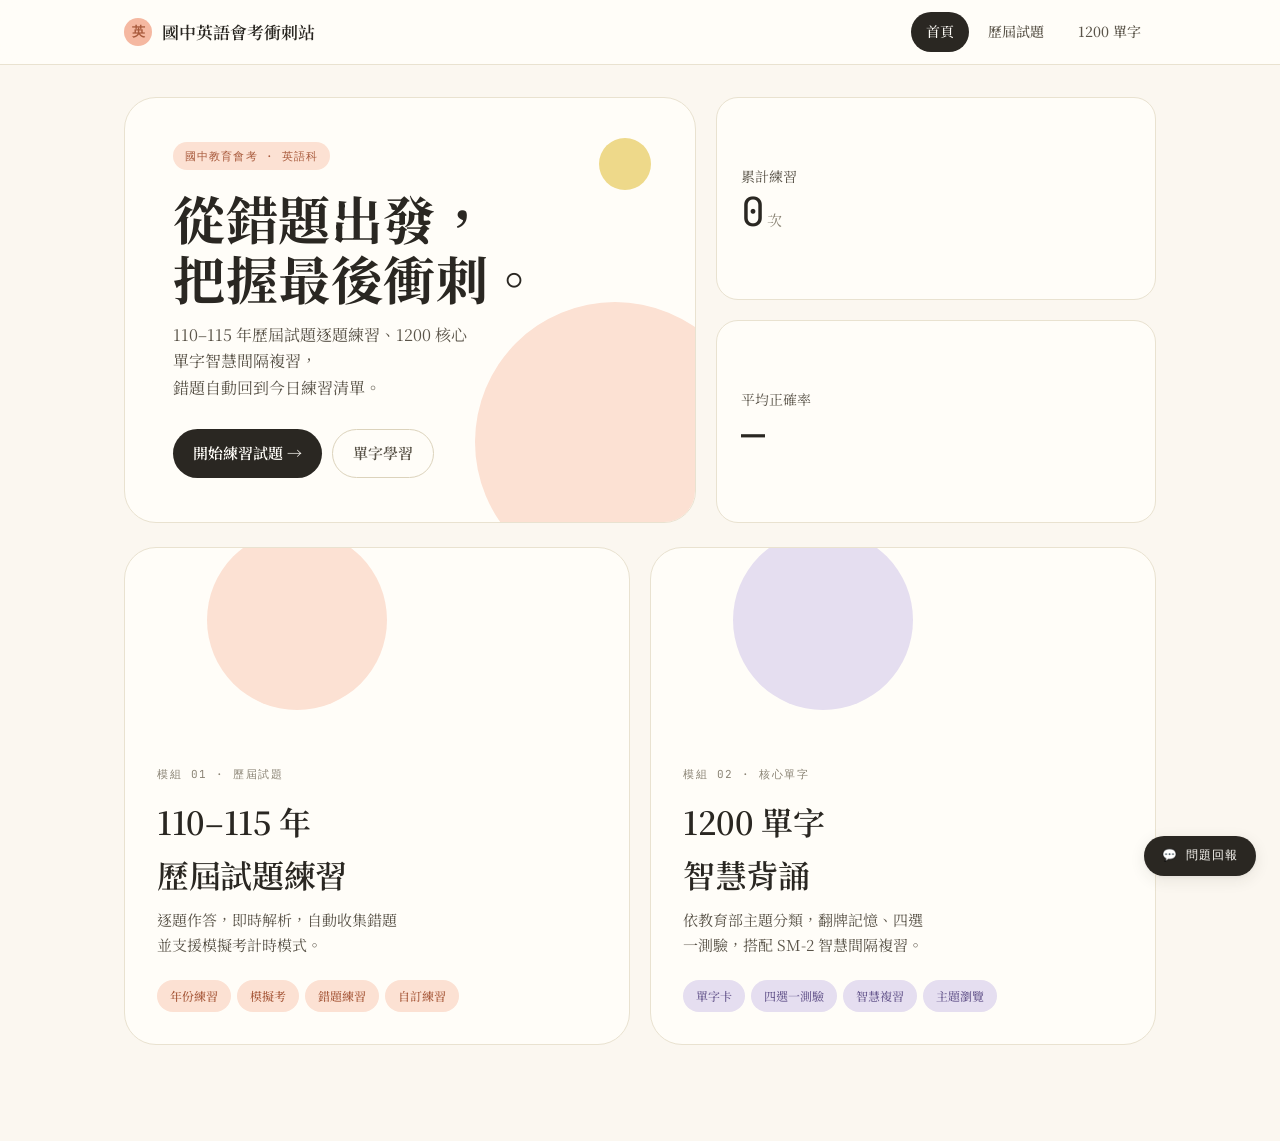
<file: index.html>
<!DOCTYPE html>
<html lang="zh-TW">
<head>
  <meta charset="UTF-8">
  <meta name="viewport" content="width=device-width, initial-scale=1.0">
  <title>國中英語會考衝刺站</title>
  <link rel="stylesheet" href="css/style.css">
</head>
<body>

<header class="site-header">
  <div class="header-inner">
    <a href="index.html" class="site-title">
      <span class="site-title-dot">英</span>
      <span class="zh">國中英語會考衝刺站</span>
    </a>
    <nav class="nav-links">
      <a href="index.html" class="nav-link active zh">首頁</a>
      <a href="exam.html"  class="nav-link zh">歷屆試題</a>
      <a href="vocab.html" class="nav-link zh">1200 單字</a>
    </nav>
  </div>
</header>

<main class="page">

  <!-- ── Hero ── -->
  <section class="hero-section">
    <!-- Left: headline + CTA -->
    <div class="hero-card">
      <div class="shape-circle"></div>
      <div class="shape-dot"></div>
      <span class="hero-label">國中教育會考 · 英語科</span>
      <h1 class="hero-title zh">從錯題出發，<br>把握最後衝刺。</h1>
      <p class="hero-subtitle zh">
        110–115 年歷屆試題逐題練習、1200 核心單字智慧間隔複習，<br>
        錯題自動回到今日練習清單。
      </p>
      <div class="hero-cta">
        <a href="exam.html" class="btn btn-ink zh">開始練習試題 →</a>
        <a href="vocab.html" class="btn btn-ghost zh">單字學習</a>
      </div>
    </div>

    <!-- Right: stat cards -->
    <div class="hero-stats">
      <div class="stat-card">
        <div>
          <div class="stat-label zh">累計練習</div>
          <div class="stat-num" id="statExams">0<span class="stat-unit zh">次</span></div>
        </div>
        <svg width="72" height="32" id="sparkExam" viewBox="0 0 72 32"></svg>
      </div>
      <div class="stat-card">
        <div>
          <div class="stat-label zh">平均正確率</div>
          <div class="stat-num" id="statAvg">—</div>
        </div>
        <svg width="72" height="32" id="sparkAcc" viewBox="0 0 72 32"></svg>
      </div>
    </div>
  </section>

  <!-- ── Module cards ── -->
  <div class="feature-grid">
    <a href="exam.html" class="feature-card feature-card-exam">
      <div class="feature-card-shape"></div>
      <span class="feature-tag">模組 01 · 歷屆試題</span>
      <h3 class="feature-title zh">110–115 年<br>歷屆試題練習</h3>
      <p class="feature-desc zh">逐題作答，即時解析，自動收集錯題並支援模擬考計時模式。</p>
      <div class="feature-tags">
        <span class="chip chip-primary zh">年份練習</span>
        <span class="chip chip-primary zh">模擬考</span>
        <span class="chip chip-primary zh">錯題練習</span>
        <span class="chip chip-primary zh">自訂練習</span>
      </div>
    </a>
    <a href="vocab.html" class="feature-card feature-card-vocab">
      <div class="feature-card-shape"></div>
      <span class="feature-tag">模組 02 · 核心單字</span>
      <h3 class="feature-title zh">1200 單字<br>智慧背誦</h3>
      <p class="feature-desc zh">依教育部主題分類，翻牌記憶、四選一測驗，搭配 SM-2 智慧間隔複習。</p>
      <div class="feature-tags">
        <span class="chip chip-warning zh">單字卡</span>
        <span class="chip chip-warning zh">四選一測驗</span>
        <span class="chip chip-warning zh">智慧複習</span>
        <span class="chip chip-warning zh">主題瀏覽</span>
      </div>
    </a>
  </div>

  <!-- ── Recent activity ── -->
  <div id="recentSection" style="display:none">
    <div class="recent-section-header">
      <span class="recent-section-title zh">最近練習 <span class="pill" id="recentPill">過去 7 日</span></span>
    </div>
    <div class="recent-list" id="recentList"></div>
  </div>

</main>

<a href="https://forms.gle/dDDjegTohgZJcJoW8" target="_blank" class="feedback-fab" title="回報問題 / 提供建議">💬 問題回報</a>

<script src="js/storage.js"></script>
<script>
  // Stats
  const stats = Storage.getStats();
  document.getElementById('statExams').innerHTML =
    stats.totalAttempted + '<span class="stat-unit zh">次</span>';
  document.getElementById('statAvg').textContent =
    stats.totalAttempted ? stats.avgScore + '%' : '—';

  // Mini sparkline helper
  function drawSparkline(svgId, data, color) {
    const svg = document.getElementById(svgId);
    if (!svg || !data || data.length < 2) return;
    const w = 72, h = 32, pad = 4;
    const max = Math.max(...data), min = Math.min(...data);
    const rng = max - min || 1;
    const step = (w - pad * 2) / (data.length - 1);
    const pts = data.map((v, i) => [
      pad + i * step,
      h - pad - ((v - min) / rng) * (h - pad * 2)
    ]);
    const d = pts.map((p, i) => (i === 0 ? `M${p[0]},${p[1]}` : `L${p[0]},${p[1]}`)).join(' ');
    const area = `${d} L${w - pad},${h - pad} L${pad},${h - pad} Z`;
    svg.innerHTML = `
      <path d="${area}" fill="${color}" opacity="0.2"/>
      <path d="${d}" stroke="${color}" stroke-width="2" fill="none" stroke-linecap="round" stroke-linejoin="round"/>`;
  }

  // Build sparklines from exam history
  const history = Storage.getExamHistory();
  const last12 = history.slice(-12).map(h => h.total || 10);
  const last12acc = history.slice(-12).map(h => Math.round(h.score / h.total * 100));
  if (last12.length >= 2) {
    drawSparkline('sparkExam', last12,   'var(--peach)');
    drawSparkline('sparkAcc',  last12acc, 'var(--mint-ink)');
  }

  // Recent list
  const recent = history.slice(0, 6);
  if (recent.length > 0) {
    document.getElementById('recentSection').style.display = '';
    const modeLabel = m => ({ mock:'模擬考', wrong:'錯題練習', custom:'自訂練習' }[m] || '年份練習');
    document.getElementById('recentList').innerHTML = recent.map(h => {
      const pct = Math.round(h.score / h.total * 100);
      const cls = pct >= 80 ? 'a' : pct >= 60 ? 'b' : 'c';
      return `<div class="recent-card">
        <span class="recent-date mono">${h.date}</span>
        <span class="recent-year zh">${h.year} 年 · ${modeLabel(h.mode)}</span>
        <span class="recent-score mono grade-${cls}">
          <span class="score-dot score-dot-${cls}"></span>${h.score}/${h.total} (${pct}%)
        </span>
        <span class="recent-arr mono">→</span>
      </div>`;
    }).join('');
  }
</script>
</body>
</html>
</file>
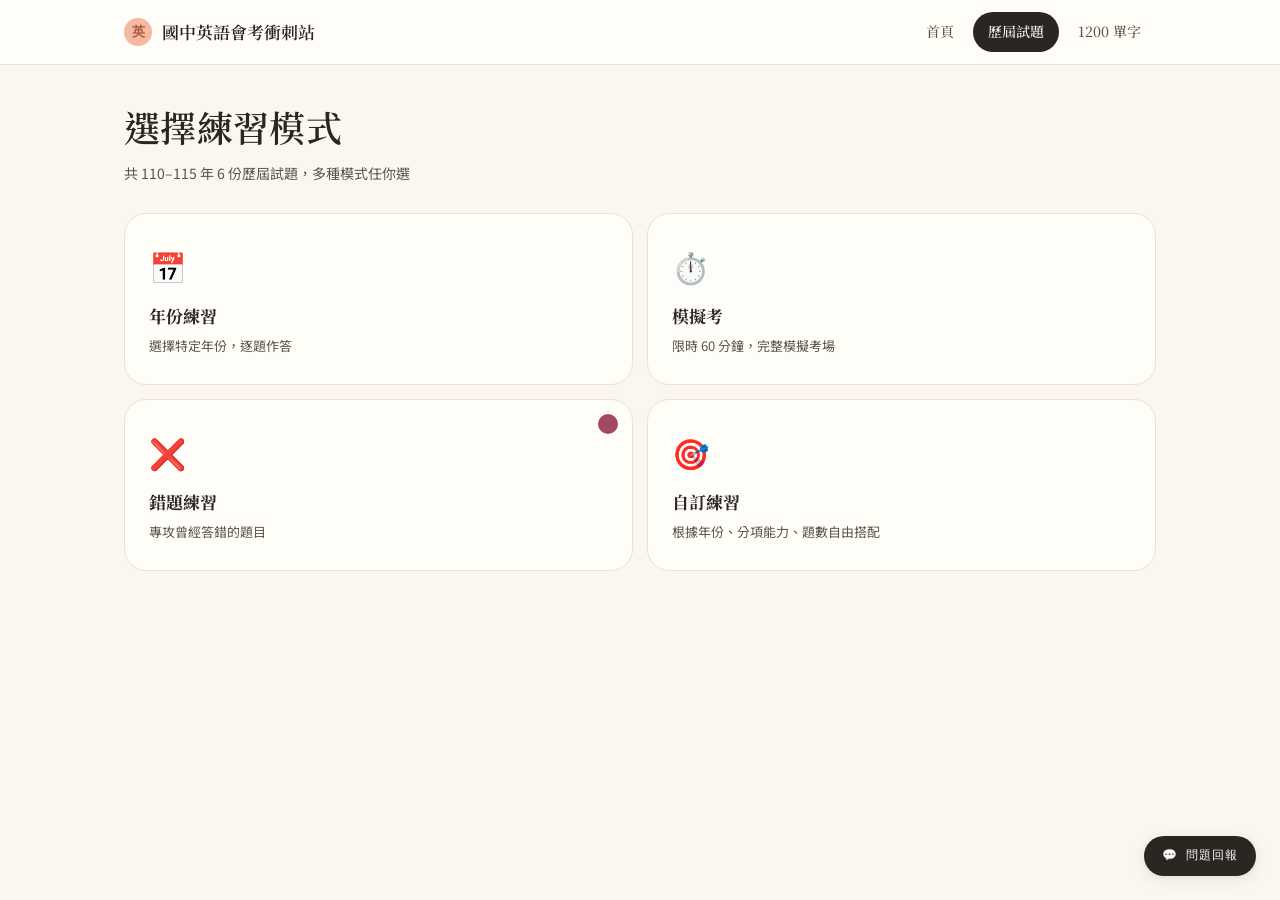
<file: exam.html>
<!DOCTYPE html>
<html lang="zh-TW">
<head>
  <meta charset="UTF-8">
  <meta name="viewport" content="width=device-width, initial-scale=1.0">
  <title>歷屆試題 - 國中英語會考衝刺站</title>
  <link rel="stylesheet" href="css/style.css">
</head>
<body>
<header class="site-header">
  <div class="header-inner">
    <a href="index.html" class="site-title">
      <span class="site-title-dot">英</span>
      <span class="zh">國中英語會考衝刺站</span>
    </a>
    <nav class="nav-links">
      <a href="index.html" class="nav-link zh">首頁</a>
      <a href="exam.html"  class="nav-link active zh">歷屆試題</a>
      <a href="vocab.html" class="nav-link zh">1200 單字</a>
    </nav>
  </div>
</header>

<main id="app" class="page">
  <!-- 選擇模式畫面 -->
  <div id="screenSelect">
    <h2 class="page-heading">選擇練習模式</h2>
    <p class="page-subhead">共 110–115 年 6 份歷屆試題，多種模式任你選</p>

    <div class="mode-grid">
      <div class="mode-card" onclick="showYearSelect('year')">
        <span class="mode-icon">📅</span>
        <div class="mode-title">年份練習</div>
        <div class="mode-desc">選擇特定年份，逐題作答</div>
      </div>
      <div class="mode-card" onclick="showYearSelect('mock')">
        <span class="mode-icon">⏱️</span>
        <div class="mode-title">模擬考</div>
        <div class="mode-desc">限時 60 分鐘，完整模擬考場</div>
      </div>
      <div class="mode-card" id="wrongModeCard" onclick="startWrongPractice()">
        <span class="mode-icon">❌</span>
        <div class="mode-title">錯題練習</div>
        <div class="mode-desc">專攻曾經答錯的題目</div>
        <span class="badge mode-badge" id="wrongCountBadge"></span>
      </div>
      <div class="mode-card" onclick="showCustomMode()">
        <span class="mode-icon">🎯</span>
        <div class="mode-title">自訂練習</div>
        <div class="mode-desc">根據年份、分項能力、題數自由搭配</div>
      </div>
    </div>

    <!-- 年份選擇 -->
    <div id="yearSelectPanel" style="display:none">
      <div class="sub-heading" id="yearSelectTitle">選擇年份</div>
      <div class="year-grid">
        <button class="year-card" onclick="startExam(110)">110年</button>
        <button class="year-card" onclick="startExam(111)">111年</button>
        <button class="year-card" onclick="startExam(112)">112年</button>
        <button class="year-card" onclick="startExam(113)">113年</button>
        <button class="year-card" onclick="startExam(114)">114年</button>
        <button class="year-card" onclick="startExam(115)">115年</button>
      </div>
    </div>

    <!-- 自訂模式 -->
    <div id="customPanel" style="display:none">
      <div class="sub-heading">自訂練習設定</div>
      <div class="custom-panel">
        <span class="form-label">選擇年份（可多選）</span>
        <div class="year-check-grid">
          <label><input type="checkbox" name="cy" value="110"> 110年</label>
          <label><input type="checkbox" name="cy" value="111"> 111年</label>
          <label><input type="checkbox" name="cy" value="112"> 112年</label>
          <label><input type="checkbox" name="cy" value="113"> 113年</label>
          <label><input type="checkbox" name="cy" value="114"> 114年</label>
          <label><input type="checkbox" name="cy" value="115"> 115年</label>
        </div>
        <span class="form-label">題型</span>
        <div class="type-check-grid">
          <label><input type="radio" name="qtype" value="all" checked> 全部</label>
          <label><input type="radio" name="qtype" value="single"> 單題</label>
          <label><input type="radio" name="qtype" value="passage"> 閱讀測驗</label>
        </div>
        <span class="form-label">分項能力（不勾選＝全部）</span>
        <div class="skill-check-grid">
          <label><input type="checkbox" name="cskill" value="字詞理解"> 字詞理解</label>
          <label><input type="checkbox" name="cskill" value="語法結構"> 語法結構</label>
          <label><input type="checkbox" name="cskill" value="篇章細節"> 篇章細節</label>
          <label><input type="checkbox" name="cskill" value="篇章結構"> 篇章結構</label>
          <label><input type="checkbox" name="cskill" value="文意推論"> 文意推論</label>
          <label><input type="checkbox" name="cskill" value="篇章大意"> 篇章大意</label>
        </div>
        <div class="form-row">
          <span class="form-label" style="margin:0">題數</span>
          <input type="number" id="customCount" class="form-input" min="5" max="100" value="20">
          <span style="font-size:13px;color:var(--text-2)">題</span>
          <button class="btn btn-primary" onclick="startCustomExam()">開始練習</button>
        </div>
      </div>
    </div>
  </div>

  <!-- 作答畫面 -->
  <div id="screenExam" style="display:none">
    <div class="exam-topbar">
      <span class="exam-label" id="examLabel"></span>
      <span class="exam-counter" id="examCounter"></span>
      <div class="exam-timer" id="examTimer" style="display:none">⏱️ <span id="timerDisplay">60:00</span></div>
      <button class="btn btn-ghost btn-sm" onclick="exitExam()">離開</button>
    </div>
    <div class="progress-track"><div class="progress-fill" id="progressBar"></div></div>

    <div class="q-nav-bar" id="qNavBar"></div>

    <div class="exam-body" id="examBody">
      <div class="exam-passage-col" id="passageCol" style="display:none">
        <div id="passageBox" class="passage-card"></div>
      </div>
      <div class="exam-question-col">
        <div id="prevReviewBar" style="display:none; margin-bottom:10px;"></div>
        <div class="question-card">
          <div class="q-label" id="qNum"></div>
          <div class="q-text" id="qText"></div>
          <div id="questionImageBox" style="display:none; margin: 12px 0;"></div>
          <div class="options-list" id="optionsGrid"></div>
          <div class="feedback-card" id="feedbackBox" style="display:none"></div>
        </div>
        <div class="exam-nav">
          <button class="btn btn-ghost" id="btnPrev" onclick="prevQ()">← 上一題</button>
          <button class="btn btn-primary" id="btnNext" onclick="nextQ()" style="display:none">下一題 →</button>
        </div>
      </div>
    </div>
  </div>

  <!-- 結果畫面 -->
  <div id="screenResult" style="display:none">
    <div class="result-hero">
      <div style="font-size:13px;color:var(--text-2);margin-bottom:8px">練習結果</div>
      <div class="result-score-big" id="resultScore"></div>
      <div class="result-grade-tag" id="resultGrade"></div>
    </div>

    <div class="analysis-card">
      <div class="sub-heading">弱點分析</div>
      <div id="analysisGrid"></div>
    </div>

    <div class="wrong-card" id="resultWrongSection">
      <div class="sub-heading">答錯的題目 <span id="wrongCount2" style="font-size:13px;color:var(--text-3);font-weight:400"></span></div>
      <div id="wrongList"></div>
    </div>

    <div class="result-actions">
      <button class="btn btn-danger" id="btnRetryWrong" onclick="retryWrong()">重做錯題</button>
      <button class="btn btn-outline" onclick="showSelect()">換年份</button>
      <button class="btn btn-ghost" onclick="window.location.href='index.html'">回首頁</button>
    </div>
  </div>
</main>

<a href="https://forms.gle/dDDjegTohgZJcJoW8" target="_blank" class="feedback-fab" title="回報問題 / 提供建議">💬 問題回報</a>
<script src="js/storage.js"></script>
<script src="js/exam.js"></script>
</body>
</html>
</file>
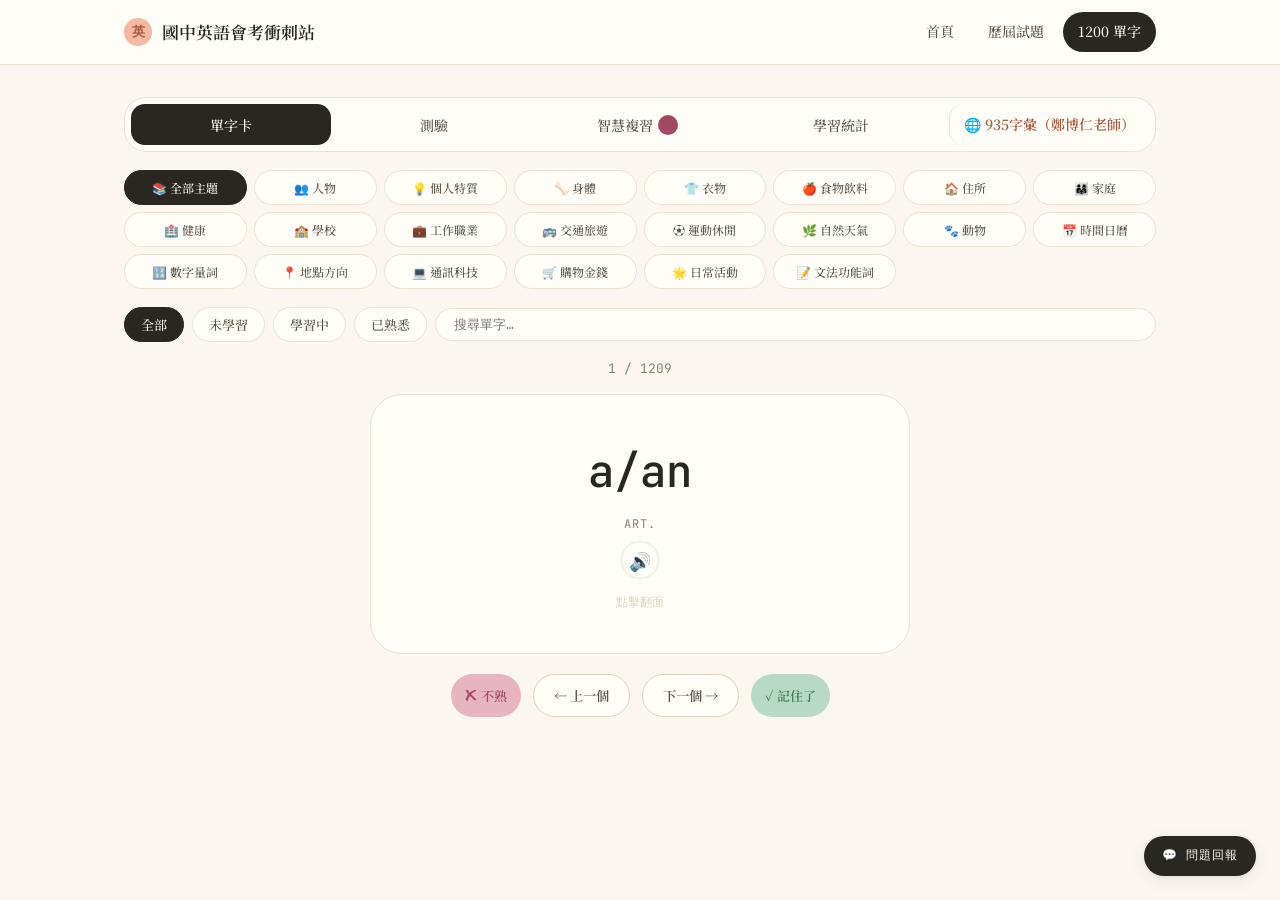
<file: vocab.html>
<!DOCTYPE html>
<html lang="zh-TW">
<head>
  <meta charset="UTF-8">
  <meta name="viewport" content="width=device-width, initial-scale=1.0">
  <title>1200單字 - 國中英語會考衝刺站</title>
  <link rel="stylesheet" href="css/style.css">
</head>
<body>
<header class="site-header">
  <div class="header-inner">
    <a href="index.html" class="site-title">
      <span class="site-title-dot">英</span>
      <span class="zh">國中英語會考衝刺站</span>
    </a>
    <nav class="nav-links">
      <a href="index.html" class="nav-link zh">首頁</a>
      <a href="exam.html"  class="nav-link zh">歷屆試題</a>
      <a href="vocab.html" class="nav-link active zh">1200 單字</a>
    </nav>
  </div>
</header>

<main class="page">
  <div class="vtab-bar">
    <button class="vtab active" onclick="switchTab('flashcard')">單字卡</button>
    <button class="vtab" onclick="switchTab('quiz')">測驗</button>
    <button class="vtab" onclick="switchTab('smart')">智慧複習 <span id="reviewBadge" class="badge"></span></button>
    <button class="vtab" onclick="switchTab('stats')">學習統計</button>
    <a href="https://andyjunyi.github.io/voc-935/" target="_blank" class="vtab vtab-link">🌐 935字彙（鄭博仁老師）</a>
  </div>

  <!-- 主題分類列 -->
  <div class="topic-wrap" id="topicFilter">
    <button class="topic-chip active" onclick="setTopic('')">📚 全部主題</button>
    <button class="topic-chip" onclick="setTopic('People')">👥 人物</button>
    <button class="topic-chip" onclick="setTopic('Personal characteristics')">💡 個人特質</button>
    <button class="topic-chip" onclick="setTopic('Body')">🦴 身體</button>
    <button class="topic-chip" onclick="setTopic('Clothing')">👕 衣物</button>
    <button class="topic-chip" onclick="setTopic('Food & Drinks')">🍎 食物飲料</button>
    <button class="topic-chip" onclick="setTopic('Housing')">🏠 住所</button>
    <button class="topic-chip" onclick="setTopic('Family')">👨‍👩‍👧 家庭</button>
    <button class="topic-chip" onclick="setTopic('Health')">🏥 健康</button>
    <button class="topic-chip" onclick="setTopic('School')">🏫 學校</button>
    <button class="topic-chip" onclick="setTopic('Work & Occupations')">💼 工作職業</button>
    <button class="topic-chip" onclick="setTopic('Transportation & Travel')">🚌 交通旅遊</button>
    <button class="topic-chip" onclick="setTopic('Sports & Recreation')">⚽ 運動休閒</button>
    <button class="topic-chip" onclick="setTopic('Nature & Weather')">🌿 自然天氣</button>
    <button class="topic-chip" onclick="setTopic('Animals')">🐾 動物</button>
    <button class="topic-chip" onclick="setTopic('Time & Calendar')">📅 時間日曆</button>
    <button class="topic-chip" onclick="setTopic('Numbers & Quantities')">🔢 數字量詞</button>
    <button class="topic-chip" onclick="setTopic('Places & Directions')">📍 地點方向</button>
    <button class="topic-chip" onclick="setTopic('Communication & Technology')">💻 通訊科技</button>
    <button class="topic-chip" onclick="setTopic('Shopping & Money')">🛒 購物金錢</button>
    <button class="topic-chip" onclick="setTopic('Daily Activities')">🌟 日常活動</button>
    <button class="topic-chip" onclick="setTopic('Grammar & Function Words')">📝 文法功能詞</button>
  </div>

  <div class="status-filter">
    <button class="status-btn active" onclick="setFilter('all')">全部</button>
    <button class="status-btn" onclick="setFilter('new')">未學習</button>
    <button class="status-btn" onclick="setFilter('learning')">學習中</button>
    <button class="status-btn" onclick="setFilter('learned')">已熟悉</button>
    <input type="text" id="searchBox" placeholder="搜尋單字…" oninput="doSearch()" class="search-input">
  </div>

  <!-- 單字卡 -->
  <div id="tabFlashcard" class="tab-content">
    <div class="fc-meta"><span id="fcProgress">0 / 0</span></div>
    <div class="fc-wrap">
      <div class="flashcard" id="flashcard" onclick="flipCard()">
        <div class="card-front" id="cardFront">
          <div class="fc-word" id="fcWord"></div>
          <div class="fc-pos" id="fcPos"></div>
          <button class="fc-speak-btn" id="fcSpeakBtn" onclick="event.stopPropagation(); speakWord()" title="播放發音">🔊</button>
          <div class="fc-hint">點擊翻面</div>
        </div>
        <div class="card-back" id="cardBack" style="display:none">
          <div class="fc-chinese" id="fcChinese"></div>
          <div class="fc-word-sm" id="fcWordSmall"></div>
          <div class="fc-example" id="fcExample"><span class="fc-example-loading">載入例句中…</span></div>
        </div>
      </div>
    </div>
    <div class="fc-actions">
      <button class="btn btn-danger btn-sm" onclick="markStatus('new')">✗ 不熟</button>
      <button class="btn btn-ghost" onclick="fcPrev()">← 上一個</button>
      <button class="btn btn-ghost" onclick="fcNext()">下一個 →</button>
      <button class="btn btn-success btn-sm" onclick="markStatus('learned')">✓ 記住了</button>
    </div>
  </div>

  <!-- 測驗 -->
  <div id="tabQuiz" class="tab-content" style="display:none">
    <div id="quizWrap">
      <div class="quiz-score-bar">本輪：<strong><span id="quizScore">0</span>/<span id="quizTotal">0</span></strong></div>
      <div class="quiz-word-card">
        <div class="quiz-word" id="quizWord"></div>
      </div>
      <div class="quiz-opts" id="quizOptions"></div>
      <div id="quizFeedback" style="display:none" class="quiz-feedback"></div>
      <div style="text-align:center">
        <button class="btn btn-primary" id="btnNextQuiz" onclick="nextQuizQ()" style="display:none">下一題 →</button>
      </div>
    </div>
    <div class="quiz-result" id="quizEnd" style="display:none">
      <div style="font-size:15px;color:var(--text-2);margin-bottom:8px">本輪結果</div>
      <div class="quiz-result-score" id="quizEndScore"></div>
      <button class="btn btn-primary" onclick="startQuiz()">再來一輪</button>
    </div>
  </div>

  <!-- 智慧複習 -->
  <div id="tabSmart" class="tab-content" style="display:none">
    <div class="smart-info">
      <div class="smart-num" id="reviewCount">0</div>
      <div class="smart-label">今日需複習單字</div>
      <div style="font-size:13px;color:var(--text-3);margin-top:4px">根據記憶曲線，以下單字需要複習</div>
    </div>
    <div id="smartWrap">
      <div class="fc-wrap">
        <div class="flashcard" id="smartCard" onclick="flipSmartCard()">
          <div class="card-front" id="smartFront">
            <div class="fc-word" id="smWord"></div>
            <div class="fc-pos" id="smPos"></div>
            <div class="fc-hint">點擊翻面</div>
          </div>
          <div class="card-back" id="smartBack" style="display:none">
            <div class="fc-chinese" id="smChinese"></div>
            <div class="fc-word-sm" id="smWordSmall"></div>
          </div>
        </div>
      </div>
      <div class="smart-counter">第 <span id="smCurrent">1</span> / <span id="smTotal">1</span> 個</div>
      <div class="smart-actions" id="smartActions" style="display:none">
        <button class="btn btn-danger btn-sm" onclick="smartReview('forgot')">😟 忘了</button>
        <button class="btn btn-ghost" onclick="smartReview('vague')">🤔 模糊</button>
        <button class="btn btn-success btn-sm" onclick="smartReview('remember')">😊 記得</button>
      </div>
    </div>
    <div class="smart-done" id="smartDone" style="display:none">
      <span class="smart-done-emoji">🎉</span>
      <div class="smart-done-msg">今天的複習完成了！</div>
      <button class="btn btn-primary" onclick="loadSmartReview()">重新載入</button>
    </div>
  </div>

  <!-- 學習統計 -->
  <div id="tabStats" class="tab-content" style="display:none">
    <div class="stats-4grid">
      <div class="stats-card">
        <div class="stats-num" id="stNew">0</div>
        <div class="stats-label">未學習</div>
      </div>
      <div class="stats-card">
        <div class="stats-num" id="stLearning">0</div>
        <div class="stats-label">學習中</div>
      </div>
      <div class="stats-card">
        <div class="stats-num" id="stLearned">0</div>
        <div class="stats-label">已熟悉</div>
      </div>
      <div class="stats-card">
        <div class="stats-num" id="stTotal">1209</div>
        <div class="stats-label">總單字數</div>
      </div>
    </div>
    <div class="pie-wrap">
      <canvas id="pieChart" width="200" height="200"></canvas>
      <div class="pie-legend">
        <div class="legend-item"><span class="legend-dot" style="background:#94a3b8"></span>未學習</div>
        <div class="legend-item"><span class="legend-dot" style="background:#60a5fa"></span>學習中</div>
        <div class="legend-item"><span class="legend-dot" style="background:#34d399"></span>已熟悉</div>
      </div>
    </div>
    <div class="week-section">
      <h3>最近 7 天學習</h3>
      <div id="weeklyBars" class="week-bars"></div>
    </div>
  </div>

</main>

<script src="js/storage.js"></script>
<a href="https://forms.gle/dDDjegTohgZJcJoW8" target="_blank" class="feedback-fab" title="回報問題 / 提供建議">💬 問題回報</a>
<script src="js/vocab.js"></script>
</body>
</html>
</file>
<file: css/style.css>
/* ============================================================
   國中英語會考衝刺站 — Design System
   Playful & friendly · Soft pastel · Serif-for-Chinese + mono
   ============================================================ */

@import url('https://fonts.googleapis.com/css2?family=Noto+Serif+TC:wght@400;500;600;700&family=Noto+Sans+TC:wght@400;500;700&family=JetBrains+Mono:wght@400;500;700&display=swap');

/* ── Tokens ── */
:root {
  --cream:         #FBF7F0;
  --cream-2:       #F5EFE3;
  --paper:         #FFFDF8;
  --ink:           #2A2722;
  --ink-2:         #5A5449;
  --ink-3:         #8A8374;
  --rule:          #E9E2D0;
  --rule-2:        #DCD3BC;

  --peach:         #F5B8A1;
  --peach-soft:    #FCE1D3;
  --peach-ink:     #A85A3C;

  --mint:          #B8D9C4;
  --mint-soft:     #DBEDE1;
  --mint-ink:      #3F7A5A;

  --lavender:      #C9BEE0;
  --lavender-soft: #E5DEF0;
  --lavender-ink:  #6A5B90;

  --butter:        #EED98A;
  --butter-soft:   #F7ECBF;
  --butter-ink:    #8A6E1F;

  --rose:          #E9B4C2;
  --rose-soft:     #F5D9E0;
  --rose-ink:      #A04864;

  --sky:           #B7CFE3;
  --sky-soft:      #DCE8F2;
  --sky-ink:       #4A6E94;

  --serif: 'Noto Serif TC', 'Songti TC', 'SimSun', serif;
  --sans:  'Noto Sans TC', system-ui, sans-serif;
  --mono:  'JetBrains Mono', 'IBM Plex Mono', ui-monospace, monospace;

  --r-sm: 8px;
  --r-md: 14px;
  --r-lg: 22px;
  --r-xl: 32px;

  /* Legacy compat */
  --bg:            var(--cream);
  --surface:       var(--paper);
  --surface-2:     var(--cream-2);
  --border:        var(--rule);
  --primary:       var(--peach-ink);
  --primary-dark:  #8A3A22;
  --primary-light: #C07A5A;
  --accent:        var(--peach);
  --accent-light:  var(--peach-soft);
  --warm:          var(--butter);
  --success:       var(--mint-ink);
  --success-bg:    var(--mint-soft);
  --error:         var(--rose-ink);
  --error-bg:      var(--rose-soft);
  --warning:       var(--butter-ink);
  --warning-bg:    var(--butter-soft);
  --text-1:        var(--ink);
  --text-2:        var(--ink-2);
  --text-3:        var(--ink-3);
  --shadow-sm:     0 1px 4px rgba(42,39,34,.05), 0 2px 8px rgba(42,39,34,.04);
  --shadow-md:     0 4px 16px rgba(42,39,34,.09), 0 1px 4px rgba(42,39,34,.05);
  --shadow-lg:     0 8px 32px rgba(42,39,34,.12), 0 2px 8px rgba(42,39,34,.07);
  --radius-sm:     var(--r-sm);
  --radius-md:     var(--r-md);
  --radius-lg:     var(--r-lg);
  --radius-pill:   100px;
}

/* ── Base ── */
*, *::before, *::after { box-sizing: border-box; margin: 0; padding: 0; }
html { scroll-behavior: smooth; }

body {
  font-family: var(--sans);
  background: var(--cream);
  color: var(--ink);
  font-size: 15px;
  line-height: 1.65;
  min-height: 100vh;
  -webkit-font-smoothing: antialiased;
}

a { text-decoration: none; color: inherit; }
button { cursor: pointer; border: none; font-family: inherit; transition: all .18s; }
img { max-width: 100%; }

.zh  { font-family: var(--serif); }
.mono, .num { font-family: var(--mono); font-feature-settings: "tnum"; }
h1, h2, h3, h4 { font-family: var(--serif); font-weight: 600; letter-spacing: .01em; margin: 0; }

/* ── Feedback FAB ── */
.feedback-fab {
  position: fixed; bottom: 24px; right: 24px; z-index: 999;
  padding: 10px 18px; border-radius: var(--radius-pill);
  background: var(--ink); color: var(--paper);
  font-family: var(--mono); font-size: 12px; letter-spacing: .08em;
  display: flex; align-items: center; gap: 6px;
  box-shadow: var(--shadow-md); text-decoration: none;
  transition: background .18s, transform .18s;
}
.feedback-fab:hover { background: var(--ink-2); transform: translateY(-2px); }

/* ── Pill ── */
.pill {
  display: inline-flex; align-items: center; gap: 6px;
  padding: 4px 11px;
  border-radius: 999px;
  font-family: var(--mono);
  font-size: 11px; letter-spacing: .08em; text-transform: uppercase;
  border: 1px solid var(--rule);
  background: var(--cream-2); color: var(--ink-2);
}
.pill.peach    { background: var(--peach-soft);    color: var(--peach-ink);    border-color: transparent; }
.pill.mint     { background: var(--mint-soft);     color: var(--mint-ink);     border-color: transparent; }
.pill.lavender { background: var(--lavender-soft); color: var(--lavender-ink); border-color: transparent; }
.pill.butter   { background: var(--butter-soft);   color: var(--butter-ink);   border-color: transparent; }
.pill.rose     { background: var(--rose-soft);     color: var(--rose-ink);     border-color: transparent; }

/* ── Buttons ── */
.btn {
  display: inline-flex; align-items: center; justify-content: center; gap: 8px;
  padding: 11px 20px;
  border-radius: 999px;
  font-family: var(--serif); font-weight: 600;
  transition: transform .15s, background .15s;
  white-space: nowrap;
}
.btn:hover { transform: translateY(-1px); }
.btn-ink     { background: var(--ink);        color: var(--paper); }
.btn-peach   { background: var(--peach);      color: var(--peach-ink); }
.btn-mint    { background: var(--mint);       color: var(--mint-ink); }
.btn-lav     { background: var(--lavender);   color: var(--lavender-ink); }
.btn-ghost   { border: 1px solid var(--rule-2); color: var(--ink-2); background: var(--paper); }

/* Legacy btn compat */
.btn-primary   { background: var(--ink);   color: var(--paper); }
.btn-primary:hover  { background: var(--ink-2); }
.btn-accent    { background: var(--peach); color: var(--peach-ink); }
.btn-accent:hover   { filter: brightness(.95); }
.btn-outline   { background: transparent; color: var(--ink); border: 1.5px solid var(--ink); border-radius: 999px; padding: 10px 20px; }
.btn-outline:hover  { background: var(--ink); color: var(--paper); }
.btn-success   { background: var(--mint);  color: var(--mint-ink); }
.btn-success:hover  { filter: brightness(.95); }
.btn-danger    { background: var(--rose);  color: var(--rose-ink); }
.btn-danger:hover   { filter: brightness(.95); }
.btn-sm  { padding: 6px 14px; font-size: 13px; }
.btn-lg  { padding: 13px 28px; font-size: 16px; }

/* ── Card ── */
.card {
  background: var(--paper);
  border-radius: var(--r-lg);
  border: 1px solid var(--rule);
  transition: box-shadow .2s, transform .2s;
  overflow: hidden;
}
.card:hover { box-shadow: var(--shadow-md); }
.card-clickable { cursor: pointer; }
.card-clickable:hover { transform: translateY(-3px); box-shadow: var(--shadow-lg); }
.card-body  { padding: 22px 24px; }
.card-title { font-size: 17px; font-family: var(--serif); font-weight: 700; margin-bottom: 6px; }
.card-desc  { font-size: 13px; color: var(--ink-2); line-height: 1.65; }

/* ── Chip ── */
.chip {
  display: inline-flex; align-items: center; gap: 4px;
  padding: 5px 12px; border-radius: 999px;
  font-size: 12px; font-family: var(--serif); font-weight: 500;
  background: var(--cream-2); color: var(--ink-2); border: 1px solid var(--rule);
}
.chip-primary { background: var(--peach-soft);    color: var(--peach-ink);    border-color: transparent; }
.chip-accent  { background: var(--peach-soft);    color: var(--peach-ink);    border-color: transparent; }
.chip-success { background: var(--mint-soft);     color: var(--mint-ink);     border-color: transparent; }
.chip-warning { background: var(--lavender-soft); color: var(--lavender-ink); border-color: transparent; }

/* ── Badge ── */
.badge {
  display: inline-flex; align-items: center; justify-content: center;
  min-width: 20px; height: 20px; padding: 0 6px;
  background: var(--rose-ink); color: var(--paper);
  border-radius: 999px; font-size: 11px; font-weight: 700; font-family: var(--mono);
}

/* ════════════════════════════════════════
   TOP NAV
   ════════════════════════════════════════ */
.site-header {
  background: rgba(255,253,248,.94);
  backdrop-filter: blur(12px);
  border-bottom: 1px solid var(--rule);
  position: sticky; top: 0; z-index: 200;
}
.header-inner {
  max-width: 1080px; margin: 0 auto;
  display: flex; align-items: center; justify-content: space-between;
  height: 64px; padding: 0 24px;
}
.site-title {
  display: flex; align-items: center; gap: 10px;
  font-family: var(--serif); font-weight: 600; font-size: 17px;
  color: var(--ink);
}
.site-title-dot {
  width: 28px; height: 28px; border-radius: 999px;
  background: var(--peach);
  display: grid; place-items: center;
  font-family: var(--mono); font-size: 13px; color: var(--peach-ink);
  font-weight: 700; flex-shrink: 0;
}
.nav-links { display: flex; gap: 4px; align-items: center; }
.nav-link {
  padding: 8px 15px; border-radius: 999px;
  font-family: var(--serif); font-weight: 500; font-size: 14px;
  color: var(--ink-2); transition: all .15s;
}
.nav-link:hover { background: var(--cream-2); color: var(--ink); }
.nav-link.active { background: var(--ink); color: var(--paper); }

/* ════════════════════════════════════════
   PAGE WRAPPER
   ════════════════════════════════════════ */
.page { max-width: 1080px; margin: 0 auto; padding: 32px 24px 72px; }

/* ════════════════════════════════════════
   HOME PAGE
   ════════════════════════════════════════ */
.hero-section {
  display: grid;
  grid-template-columns: 1.3fr 1fr;
  gap: 20px;
  align-items: stretch;
  margin-bottom: 24px;
}

/* Hero left card */
.hero-card {
  background: var(--paper);
  border: 1px solid var(--rule);
  border-radius: var(--r-xl);
  padding: 44px 48px;
  position: relative;
  overflow: hidden;
}
.hero-card .shape-circle {
  position: absolute; right: -60px; bottom: -60px;
  width: 280px; height: 280px; border-radius: 999px;
  background: var(--peach-soft); z-index: 0;
}
.hero-card .shape-dot {
  position: absolute; right: 44px; top: 40px;
  width: 52px; height: 52px; border-radius: 999px;
  background: var(--butter); z-index: 0;
}
.hero-card > * { position: relative; z-index: 1; }
.hero-label {
  display: inline-block;
  font-family: var(--mono); font-size: 11px; letter-spacing: .1em; text-transform: uppercase;
  color: var(--peach-ink); background: var(--peach-soft);
  padding: 5px 12px; border-radius: 999px; margin-bottom: 18px;
}
.hero-title {
  font-family: var(--serif);
  font-size: clamp(34px, 4.5vw, 52px);
  font-weight: 700; line-height: 1.15;
  color: var(--ink); margin-bottom: 14px;
}
.hero-subtitle {
  font-family: var(--serif);
  font-size: 16px; color: var(--ink-2);
  max-width: 34ch; line-height: 1.65; margin-bottom: 28px;
}
.hero-cta { display: flex; gap: 10px; flex-wrap: wrap; }

/* Hero right stats */
.hero-stats {
  display: grid; grid-template-rows: 1fr 1fr; gap: 20px;
}
.stat-card {
  background: var(--paper); border: 1px solid var(--rule);
  border-radius: var(--r-lg); padding: 22px 24px;
  display: grid; grid-template-columns: 1fr auto; align-items: center; gap: 10px;
}
.stat-label { font-family: var(--serif); color: var(--ink-2); font-size: 14px; margin-bottom: 4px; }
.stat-num   { font-family: var(--mono); font-size: 40px; font-variant-numeric: tabular-nums; letter-spacing: -.02em; line-height: 1; }
.stat-unit  { font-family: var(--serif); font-size: 15px; color: var(--ink-3); margin-left: 3px; }

/* Feature / module cards */
.feature-grid {
  display: grid; grid-template-columns: 1fr 1fr; gap: 20px; margin-bottom: 24px;
}
.feature-card {
  background: var(--paper); border: 1px solid var(--rule);
  border-radius: var(--r-xl); padding: 32px;
  position: relative; overflow: hidden; display: block;
  cursor: pointer; transition: transform .18s, box-shadow .18s;
}
.feature-card:hover { transform: translateY(-4px); box-shadow: var(--shadow-lg); }
.feature-card-shape {
  position: absolute; right: -50px; top: -50px;
  width: 180px; height: 180px; border-radius: 999px; z-index: 0;
}
.feature-card-exam   .feature-card-shape { background: var(--peach-soft); }
.feature-card-vocab  .feature-card-shape { background: var(--lavender-soft); }
.feature-card > *    { position: relative; z-index: 1; }
.feature-tag {
  display: inline-flex; align-items: center; gap: 8px;
  font-family: var(--mono); font-size: 11px; text-transform: uppercase;
  letter-spacing: .14em; color: var(--ink-3); margin-bottom: 12px;
}
.feature-title { font-size: 32px; margin-bottom: 8px; letter-spacing: -.01em; }
.feature-desc  { color: var(--ink-2); max-width: 30ch; margin-bottom: 22px; line-height: 1.65; }
.feature-tags  { display: flex; flex-wrap: wrap; gap: 6px; }
.feature-icon  { font-size: 32px; margin-bottom: 12px; display: block; }

/* Legacy stat-num override on .stat-num in feature grid context */
.feature-num   { font-family: var(--mono); font-size: 38px; font-weight: 500; }

/* Recent activity */
.recent-section-header {
  display: flex; align-items: center; justify-content: space-between;
  margin-bottom: 14px;
}
.recent-section-title { font-family: var(--serif); font-size: 18px; font-weight: 600; display: flex; align-items: center; gap: 10px; }
.recent-list {
  background: var(--paper); border: 1px solid var(--rule);
  border-radius: var(--r-lg); padding: 16px 22px;
}
.recent-card {
  display: grid; grid-template-columns: 100px 1fr auto auto;
  gap: 16px; align-items: center;
  padding: 12px 0; border-top: 1px solid var(--rule);
  font-size: 14px;
}
.recent-card:first-child { border-top: 0; }
.recent-date  { font-family: var(--mono); color: var(--ink-3); font-size: 12px; }
.recent-year  { font-family: var(--serif); font-weight: 600; }
.recent-mode  { font-family: var(--mono); font-size: 11px; color: var(--ink-2); background: var(--cream-2); padding: 3px 10px; border-radius: 999px; }
.recent-score { font-family: var(--mono); font-size: 13px; }
.recent-arr   { font-family: var(--mono); color: var(--ink-3); }
.score-dot { display: inline-block; width: 8px; height: 8px; border-radius: 999px; margin-right: 6px; }
.grade-a .score-dot, .grade-a { color: var(--mint-ink); }
.grade-b .score-dot, .grade-b { color: var(--butter-ink); }
.grade-c .score-dot, .grade-c { color: var(--rose-ink); }
.score-dot-a { background: var(--mint); }
.score-dot-b { background: var(--butter); }
.score-dot-c { background: var(--rose); }

/* Stats bar (legacy) */
.stats-row {
  display: grid; grid-template-columns: repeat(4, 1fr); gap: 12px; margin: 24px 0;
}
@media(max-width:600px) { .stats-row { grid-template-columns: repeat(2,1fr); } }

/* ════════════════════════════════════════
   EXAM PAGE
   ════════════════════════════════════════ */
.page-heading { font-size: 36px; font-family: var(--serif); font-weight: 600; color: var(--ink); margin-bottom: 6px; }
.page-subhead  { font-size: 14px; color: var(--ink-2); margin-bottom: 28px; }

/* Mode grid */
.mode-grid { display: grid; grid-template-columns: repeat(2,1fr); gap: 14px; margin-bottom: 28px; }
@media(max-width:500px) { .mode-grid { grid-template-columns: 1fr; } }
.mode-card {
  background: var(--paper); border-radius: var(--r-lg);
  padding: 28px 24px; border: 1px solid var(--rule);
  cursor: pointer; transition: all .18s; position: relative;
  text-align: left;
}
.mode-card:hover { transform: translateY(-3px); box-shadow: var(--shadow-lg); border-color: var(--rule-2); }
.mode-icon  { font-size: 30px; margin-bottom: 10px; display: block; }
.mode-title { font-size: 17px; font-family: var(--serif); font-weight: 700; color: var(--ink); margin-bottom: 5px; }
.mode-desc  { font-size: 13px; color: var(--ink-2); }
.mode-badge { position: absolute; top: 14px; right: 14px; }

/* Sub heading */
.sub-heading {
  font-family: var(--serif); font-size: 15px; font-weight: 700; color: var(--ink);
  margin: 0 0 12px; display: flex; align-items: center; gap: 8px;
}
.sub-heading::before { content:''; display:block; width:4px; height:18px; background:var(--peach); border-radius:2px; }

/* Year grid */
.year-grid { display: grid; grid-template-columns: repeat(5,1fr); gap: 10px; margin-bottom: 24px; }
@media(max-width:480px) { .year-grid { grid-template-columns: repeat(3,1fr); } }
.year-card {
  background: var(--paper); border: 1.5px solid var(--rule);
  border-radius: var(--r-md); padding: 20px 8px;
  text-align: center; cursor: pointer; transition: all .18s;
  font-family: var(--mono); font-size: 18px; font-weight: 500; color: var(--ink);
}
.year-card:hover { border-color: var(--peach-ink); background: var(--peach-soft); color: var(--peach-ink); transform: translateY(-2px); }

/* Custom form */
.custom-panel {
  background: var(--paper); border-radius: var(--r-lg);
  padding: 24px; border: 1px solid var(--rule);
}
.form-label { display: block; font-family: var(--mono); font-size: 11px; letter-spacing: .1em; text-transform: uppercase; color: var(--ink-3); margin-bottom: 10px; }
.year-check-grid { display: grid; grid-template-columns: repeat(5,1fr); gap: 8px; margin-bottom: 18px; }
.year-check-grid label { font-size: 13px; display: flex; align-items: center; gap: 6px; color: var(--ink-2); font-family: var(--serif); }
.type-check-grid { display: flex; gap: 20px; margin-bottom: 18px; }
.type-check-grid label { font-size: 13px; display: flex; align-items: center; gap: 6px; color: var(--ink-2); cursor: pointer; font-family: var(--serif); }
.skill-check-grid { display: grid; grid-template-columns: repeat(3, 1fr); gap: 8px; margin-bottom: 18px; }
.skill-check-grid label { font-size: 13px; display: flex; align-items: center; gap: 6px; color: var(--ink-2); cursor: pointer; font-family: var(--serif); }
.form-row { display: flex; align-items: center; gap: 12px; margin-bottom: 18px; }
.form-input { border: 1.5px solid var(--rule); border-radius: var(--r-sm); padding: 9px 12px; font-size: 14px; background: var(--cream); color: var(--ink); width: 90px; font-family: var(--mono); }
.form-input:focus { outline: none; border-color: var(--ink); }

/* Exam interface */
.exam-topbar {
  display: flex; align-items: center; gap: 12px; flex-wrap: wrap;
  background: var(--paper); border-radius: var(--r-lg);
  padding: 14px 20px; border: 1px solid var(--rule);
  margin-bottom: 12px;
}
.exam-label   { font-family: var(--serif); font-weight: 600; font-size: 15px; color: var(--ink); }
.exam-counter { font-family: var(--mono); font-size: 12px; color: var(--ink-2); }
.exam-timer   { font-family: var(--mono); font-size: 16px; font-weight: 500; color: var(--rose-ink); margin-left: auto; }

.progress-track { background: var(--rule); border-radius: 4px; height: 5px; margin-bottom: 12px; overflow: hidden; }
.progress-fill  { background: var(--peach); height: 5px; border-radius: 4px; transition: width .4s; }

/* Question nav bar */
.q-nav-bar {
  display: flex; flex-wrap: wrap; gap: 6px;
  margin-bottom: 14px; padding: 12px 14px;
  background: var(--paper); border: 1px solid var(--rule);
  border-radius: var(--r-md);
}
.qnav-btn {
  width: 32px; height: 32px; border-radius: var(--r-sm);
  border: none; cursor: pointer; font-family: var(--mono); font-size: 12px; font-weight: 500;
  transition: opacity .15s, transform .1s;
}
.qnav-btn:hover { opacity: .8; transform: scale(1.1); }
.qnav-unanswered { background: var(--cream-2); color: var(--ink-3); }
.qnav-correct    { background: var(--mint); color: var(--mint-ink); }
.qnav-wrong      { background: var(--rose); color: var(--rose-ink); }
.qnav-active     { outline: 2.5px solid var(--ink); outline-offset: 2px; }

/* Two-column passage layout */
.exam-body { display: flex; flex-direction: column; gap: 14px; }
.exam-body.two-col { flex-direction: row; align-items: flex-start; gap: 20px; }
.exam-passage-col {
  flex: 1 1 50%; min-width: 0;
  position: sticky; top: 80px;
  max-height: calc(100vh - 120px); overflow-y: auto;
}
.exam-question-col { flex: 1 1 50%; min-width: 0; }
@media(max-width: 700px) {
  .exam-body.two-col { flex-direction: column; }
  .exam-passage-col { position: static; max-height: none; }
}

.passage-card {
  background: var(--cream-2); border-radius: var(--r-md);
  padding: 18px 20px; font-size: 14px; line-height: 1.9;
  border: 1px solid var(--rule); border-left: 4px solid var(--peach);
}
.passage-card.text-only { white-space: pre-wrap; }
.passage-img { max-width: 100%; border-radius: var(--r-md); display: block; margin: 0 auto; }
.passage-img-missing {
  text-align: center; padding: 20px;
  color: var(--ink-3); font-size: 13px;
  background: var(--cream-2); border-radius: var(--r-sm);
}
.passage-blank {
  display: inline-block;
  font-weight: 700; color: var(--ink);
  border-bottom: 2px solid var(--ink);
  padding: 0 3px; min-width: 20px; text-align: center;
}
.passage-text { margin-top: 12px; font-size: 15px; line-height: 1.7; color: var(--ink); }

.question-card {
  background: var(--paper); border-radius: var(--r-lg);
  padding: 28px; border: 1px solid var(--rule);
}
.q-label { font-family: var(--mono); font-size: 11px; color: var(--ink-3); text-transform: uppercase; letter-spacing: .1em; margin-bottom: 8px; }
.q-text  { font-family: var(--serif); font-size: 18px; font-weight: 500; color: var(--ink); margin-bottom: 20px; line-height: 1.65; }
.q-blank { display: inline-block; border-bottom: 2.5px solid var(--ink); min-width: 64px; text-align: center; color: transparent; font-weight: 900; }

/* Diff / skill tags */
.q-diff  { display: inline-block; font-family: var(--mono); font-size: 11px; padding: 2px 8px; border-radius: 999px; margin-left: 8px; vertical-align: middle; }
.q-diff-easy   { background: var(--mint-soft);   color: var(--mint-ink); }
.q-diff-medium { background: var(--butter-soft);  color: var(--butter-ink); }
.q-diff-hard   { background: var(--rose-soft);    color: var(--rose-ink); }
.q-skill { display: inline-block; font-family: var(--mono); font-size: 11px; color: var(--ink-2); background: var(--cream-2); border: 1px solid var(--rule); padding: 2px 8px; border-radius: 999px; margin-left: 6px; vertical-align: middle; }
.q-rate  { display: inline-block; font-family: var(--mono); font-size: 11px; color: var(--ink-3); margin-left: 6px; vertical-align: middle; }

/* Options */
.options-list { display: grid; gap: 10px; }
.option-btn {
  display: flex; align-items: center; gap: 14px;
  background: var(--cream); border: 1.5px solid var(--rule);
  border-radius: var(--r-md); padding: 15px 20px;
  text-align: left; font-family: var(--serif); font-size: 16px; color: var(--ink);
  transition: all .15s; cursor: pointer; width: 100%;
}
.option-btn:hover:not(:disabled) { border-color: var(--peach); background: var(--peach-soft); }
.option-letter {
  font-family: var(--mono); font-weight: 500; color: var(--ink-3);
  width: 32px; height: 32px; border-radius: 999px;
  background: var(--paper); border: 1px solid var(--rule);
  display: grid; place-items: center; flex-shrink: 0; font-size: 14px;
}
.option-btn.opt-correct { background: var(--mint-soft); border-color: var(--mint); }
.option-btn.opt-correct .option-letter { background: var(--mint); border-color: var(--mint); color: var(--mint-ink); }
.option-btn.opt-wrong   { background: var(--rose-soft); border-color: var(--rose); }
.option-btn.opt-wrong .option-letter   { background: var(--rose); border-color: var(--rose); color: var(--rose-ink); }

.feedback-card {
  margin-top: 14px; padding: 16px 20px;
  border-radius: var(--r-md); font-family: var(--serif); font-size: 14px;
  line-height: 1.7;
}
.feedback-correct { background: var(--mint-soft);  color: var(--mint-ink);  border: 1px solid var(--mint); }
.feedback-wrong   { background: var(--butter-soft); color: var(--butter-ink); border: 1px solid var(--butter); }
.feedback-card em { font-style: italic; color: var(--ink); }

.hint-opts-grid { display: flex; flex-direction: column; gap: 4px; margin-top: 8px; font-weight: 400; }
.hint-opt { display: flex; align-items: baseline; gap: 6px; font-size: 13px; }
.hint-opt strong { min-width: 16px; font-weight: 700; }

.exam-nav { display: flex; justify-content: space-between; align-items: center; margin-top: 16px; }

/* Result page */
.result-hero {
  text-align: center; background: var(--paper);
  border-radius: var(--r-xl); padding: 40px 28px;
  border: 1px solid var(--rule); margin-bottom: 16px;
}
.result-score-big { font-family: var(--mono); font-size: clamp(36px, 8vw, 56px); font-weight: 500; color: var(--ink); line-height: 1; }
.result-grade-tag {
  display: inline-block; margin-top: 12px;
  padding: 6px 22px; border-radius: 999px;
  font-family: var(--serif); font-size: 16px; font-weight: 600;
}
.grade-tag-a { background: var(--mint-soft);   color: var(--mint-ink); }
.grade-tag-b { background: var(--butter-soft);  color: var(--butter-ink); }
.grade-tag-c { background: var(--rose-soft);    color: var(--rose-ink); }

.analysis-card, .wrong-card {
  background: var(--paper); border-radius: var(--r-lg);
  padding: 24px; border: 1px solid var(--rule); margin-bottom: 16px;
}
.analysis-row { display: flex; align-items: center; gap: 12px; margin-bottom: 10px; }
.analysis-label { min-width: 60px; font-family: var(--mono); font-size: 11px; text-transform: uppercase; letter-spacing: .08em; color: var(--ink-3); }
.analysis-track { flex: 1; background: var(--rule); border-radius: 4px; height: 8px; }
.analysis-fill  { background: var(--peach); height: 8px; border-radius: 4px; transition: width .4s ease; }
.analysis-fill-good { background: var(--mint); }
.analysis-fill-weak { background: var(--rose); }
.analysis-val   { font-family: var(--mono); font-size: 13px; color: var(--ink-2); min-width: 44px; text-align: right; font-weight: 500; }
.analysis-section-title { font-family: var(--mono); font-size: 11px; color: var(--ink-3); text-transform: uppercase; letter-spacing: .08em; margin-bottom: 10px; }

.wrong-item {
  display: flex; flex-wrap: wrap; align-items: baseline; gap: 8px;
  padding: 10px 0; border-bottom: 1px solid var(--cream-2); font-size: 13px;
}
.wrong-item:last-child { border-bottom: none; }
.wrong-qnum  { font-family: var(--mono); font-weight: 500; color: var(--peach-ink); min-width: 50px; }
.wrong-qtext { flex: 1; color: var(--ink-2); min-width: 200px; font-family: var(--serif); }
.wrong-ans   { width: 100%; padding-left: 58px; }
.mark-wrong   { color: var(--rose-ink); font-weight: 700; }
.mark-correct { color: var(--mint-ink); font-weight: 700; }
.no-wrong     { text-align: center; color: var(--mint-ink); font-size: 18px; padding: 24px; font-family: var(--serif); }
.result-actions { display: flex; gap: 10px; justify-content: center; flex-wrap: wrap; margin-top: 8px; }

/* ════════════════════════════════════════
   VOCAB PAGE
   ════════════════════════════════════════ */
.vtab-bar {
  display: flex; gap: 4px; background: var(--paper);
  padding: 6px; border-radius: var(--r-lg); margin-bottom: 16px;
  border: 1px solid var(--rule); overflow-x: auto;
}
.vtab {
  flex: 1; background: transparent; color: var(--ink-2);
  padding: 9px 14px; border-radius: var(--r-md);
  font-family: var(--serif); font-weight: 500; font-size: 14px; white-space: nowrap;
  display: flex; align-items: center; justify-content: center; gap: 5px;
}
.vtab.active { background: var(--ink); color: var(--paper); }
.vtab:hover:not(.active) { background: var(--cream-2); }
.vtab-link { text-decoration: none; flex: 0 0 auto; border-left: 1px solid var(--rule); margin-left: 4px; color: var(--peach-ink) !important; font-weight: 600; }

/* Topic chips */
.topic-wrap {
  display: grid;
  grid-template-columns: repeat(auto-fill, minmax(120px, 1fr));
  gap: 7px; padding: 2px 0 12px; margin-bottom: 6px;
}
.topic-chip {
  background: var(--paper); border: 1px solid var(--rule); color: var(--ink-2);
  padding: 8px 6px; border-radius: 999px;
  font-family: var(--serif); font-size: 12px; font-weight: 500; cursor: pointer; transition: all .15s;
  white-space: nowrap; text-align: center; width: 100%;
}
.topic-chip.active { background: var(--ink); color: var(--paper); border-color: var(--ink); }
.topic-chip:hover:not(.active) { border-color: var(--peach-ink); background: var(--peach-soft); color: var(--peach-ink); }

/* Status filter */
.status-filter { display: flex; gap: 8px; margin-bottom: 16px; flex-wrap: wrap; align-items: center; }
.status-btn {
  background: var(--paper); border: 1px solid var(--rule);
  color: var(--ink-2); padding: 7px 16px; border-radius: 999px;
  font-family: var(--serif); font-size: 13px; font-weight: 500; transition: all .15s;
}
.status-btn.active { background: var(--ink); color: var(--paper); border-color: var(--ink); }
.search-input {
  border: 1.5px solid var(--rule); border-radius: 999px;
  padding: 7px 18px; font-size: 13px; background: var(--paper);
  color: var(--ink); flex: 1; min-width: 120px; outline: none;
  font-family: var(--mono);
}
.search-input:focus { border-color: var(--ink); }

/* Flashcard */
.fc-meta { text-align: center; font-family: var(--mono); font-size: 13px; color: var(--ink-3); margin-bottom: 14px; }
.fc-wrap { display: flex; justify-content: center; margin-bottom: 20px; }
.flashcard {
  width: 100%; max-width: 540px; min-height: 230px;
  background: var(--paper); border-radius: var(--r-xl);
  border: 1px solid var(--rule); position: relative; overflow: hidden;
  cursor: pointer; display: flex; align-items: center; justify-content: center;
  padding: 40px 32px; transition: transform .18s;
}
.flashcard:active { transform: scale(.98); }
.card-front, .card-back { text-align: center; width: 100%; }
.fc-word    { font-family: var(--mono); font-size: clamp(26px, 6vw, 44px); font-weight: 500; color: var(--ink); margin-bottom: 8px; }
.fc-pos     { font-family: var(--mono); font-size: 12px; color: var(--ink-3); letter-spacing: .1em; text-transform: uppercase; margin-bottom: 6px; }
.fc-hint    { font-family: var(--mono); font-size: 12px; color: var(--rule-2); margin-top: 10px; }
.fc-topic   { position: absolute; top: 14px; right: 16px; }
.fc-chinese { font-family: var(--serif); font-size: clamp(22px, 5vw, 32px); font-weight: 600; color: var(--peach-ink); margin-bottom: 10px; }
.fc-word-sm { font-family: var(--mono); font-size: 15px; color: var(--ink-3); margin-bottom: 12px; }
.fc-speak-btn {
  background: none; border: 1.5px solid var(--rule); border-radius: 50%;
  width: 38px; height: 38px; font-size: 18px; cursor: pointer;
  display: inline-flex; align-items: center; justify-content: center;
  transition: all .15s; margin-bottom: 4px;
}
.fc-speak-btn:hover { background: var(--cream-2); border-color: var(--peach); transform: scale(1.1); }
.fc-example { min-height: 36px; margin-top: 10px; }
.fc-example-text {
  font-family: var(--serif); font-size: 13px; color: var(--ink-2); font-style: italic;
  line-height: 1.65; padding: 10px 14px;
  background: var(--cream-2); border-radius: var(--r-sm);
  border-left: 3px solid var(--peach); text-align: left;
}
.fc-example-loading { font-family: var(--mono); font-size: 12px; color: var(--ink-3); }

.fc-actions { display: flex; justify-content: center; gap: 12px; flex-wrap: wrap; }

/* Quiz */
.quiz-score-bar { text-align: right; font-family: var(--mono); font-size: 13px; color: var(--ink-2); margin-bottom: 14px; }
.quiz-word-card {
  background: var(--paper); border-radius: var(--r-xl);
  padding: 32px 28px; text-align: center;
  border: 1px solid var(--rule); margin-bottom: 14px;
}
.quiz-word { font-family: var(--mono); font-size: clamp(15px, 3vw, 18px); font-weight: 500; color: var(--ink); line-height: 1.8; }
.quiz-pos   { font-family: var(--mono); font-size: 12px; color: var(--ink-3); text-transform: uppercase; letter-spacing: .1em; margin-top: 6px; }
.quiz-opts  { display: grid; gap: 10px; margin-bottom: 14px; }
.quiz-opt {
  background: var(--cream); border: 1.5px solid var(--rule);
  color: var(--ink); padding: 14px 20px; border-radius: var(--r-md);
  font-family: var(--serif); font-size: 15px; font-weight: 500; text-align: left; transition: all .15s;
}
.quiz-opt:hover:not(:disabled) { border-color: var(--peach); background: var(--peach-soft); }
.quiz-opt.opt-correct { background: var(--mint-soft); border-color: var(--mint); color: var(--mint-ink); }
.quiz-opt.opt-wrong   { background: var(--rose-soft); border-color: var(--rose); color: var(--rose-ink); }

/* Quiz feedback */
.quiz-feedback {
  border-radius: var(--r-md); padding: 16px 20px; margin-bottom: 14px; border: 1px solid transparent;
}
.quiz-fb-correct { background: var(--mint-soft);  border-color: var(--mint); }
.quiz-fb-wrong   { background: var(--rose-soft);  border-color: var(--rose); }
.quiz-fb-title { font-family: var(--serif); font-size: 14px; font-weight: 700; margin-bottom: 6px; }
.quiz-fb-correct .quiz-fb-title { color: var(--mint-ink); }
.quiz-fb-wrong   .quiz-fb-title { color: var(--rose-ink); }
.quiz-fb-word { font-weight: 400; color: var(--ink-2); }
.quiz-fb-sentence    { font-family: var(--serif); font-size: 14px; font-style: italic; color: var(--ink-2); line-height: 1.7; margin-bottom: 2px; }
.quiz-fb-sentence-zh { font-family: var(--serif); font-size: 13px; color: var(--ink-3); line-height: 1.6; }

.quiz-result {
  background: var(--paper); border-radius: var(--r-xl);
  padding: 40px 28px; text-align: center; border: 1px solid var(--rule);
}
.quiz-result-score { font-family: var(--mono); font-size: 48px; font-weight: 500; color: var(--peach-ink); margin: 12px 0; }

/* Smart review */
.smart-info { text-align: center; margin-bottom: 20px; }
.smart-num  { font-family: var(--mono); font-size: 38px; font-weight: 500; color: var(--peach-ink); }
.smart-label{ font-family: var(--serif); font-size: 14px; color: var(--ink-2); }
.smart-counter { text-align: center; font-family: var(--mono); font-size: 13px; color: var(--ink-2); margin: 10px 0; }
.smart-actions { display: flex; justify-content: center; gap: 12px; flex-wrap: wrap; margin-top: 16px; }
.smart-done {
  text-align: center; background: var(--paper);
  border-radius: var(--r-xl); padding: 44px 28px; border: 1px solid var(--rule);
}
.smart-done-emoji { font-size: 48px; display: block; margin-bottom: 14px; }
.smart-done-msg   { font-family: var(--serif); font-size: 20px; font-weight: 600; color: var(--ink); margin-bottom: 18px; }

/* Stats */
.stats-4grid { display: grid; grid-template-columns: repeat(4,1fr); gap: 12px; margin-bottom: 22px; }
@media(max-width:500px) { .stats-4grid { grid-template-columns: repeat(2,1fr); } }
.stats-card { background: var(--paper); border-radius: var(--r-md); padding: 20px 16px; text-align: center; border: 1px solid var(--rule); }
.stats-num  { font-family: var(--mono); font-size: 32px; font-weight: 500; color: var(--peach-ink); }
.stats-label{ font-family: var(--serif); font-size: 12px; color: var(--ink-2); margin-top: 4px; }
.pie-wrap   { display: flex; justify-content: center; align-items: center; gap: 20px; margin-bottom: 22px; flex-wrap: wrap; }
.pie-legend { display: grid; gap: 8px; }
.legend-item{ display: flex; align-items: center; gap: 8px; font-family: var(--serif); font-size: 13px; color: var(--ink-2); }
.legend-dot { width: 12px; height: 12px; border-radius: 50%; flex-shrink: 0; }
.week-section h3 { font-family: var(--serif); font-size: 15px; font-weight: 700; margin-bottom: 14px; }
.week-bars { display: flex; align-items: flex-end; gap: 8px; height: 80px; }
.week-item  { flex: 1; display: flex; flex-direction: column; align-items: center; gap: 3px; }
.week-bar   { background: var(--peach); border-radius: 4px 4px 0 0; width: 100%; min-height: 4px; }
.week-date  { font-family: var(--mono); font-size: 10px; color: var(--ink-3); }
.week-val   { font-family: var(--mono); font-size: 11px; color: var(--ink-2); }

/* Recommend */
.recommend-wrap { margin-top: 32px; padding-top: 20px; border-top: 1px solid var(--rule); }
.recommend-title { font-family: var(--serif); font-size: 14px; font-weight: 700; color: var(--ink-2); margin-bottom: 12px; }
.recommend-link {
  display: flex; align-items: center; gap: 14px;
  background: var(--paper); border: 1px solid var(--rule);
  border-radius: var(--r-md); padding: 18px 22px;
  transition: all .18s; color: inherit;
}
.recommend-link:hover { border-color: var(--peach-ink); transform: translateY(-2px); box-shadow: var(--shadow-md); }
.recommend-logo { font-size: 26px; }
.recommend-name { font-family: var(--serif); font-size: 15px; font-weight: 700; color: var(--peach-ink); }
.recommend-sub  { font-family: var(--serif); font-size: 12px; color: var(--ink-2); margin-top: 2px; }
.recommend-arr  { margin-left: auto; color: var(--peach-ink); font-size: 18px; }

/* ── Feedback explanation block ── */
.feedback-explanation {
  margin-top: 10px;
  padding-top: 10px;
  border-top: 1px solid rgba(0,0,0,.08);
  font-family: var(--serif);
  font-size: 14px;
  line-height: 1.65;
}
.feedback-explanation em { font-style: normal; font-weight: 500; }

/* ── Return-to-review bar ── */
.prev-review-btn {
  display: inline-flex; align-items: center; gap: 6px;
  padding: 7px 14px;
  border-radius: 999px;
  border: 1px solid var(--rule);
  background: var(--paper);
  font-family: var(--serif); font-size: 13px; color: var(--ink-2);
  transition: all .15s;
}
.prev-review-btn:hover {
  border-color: var(--peach-ink);
  color: var(--peach-ink);
  background: var(--peach-soft);
}

/* ── Image option questions ── */
.img-opt-guide {
  font-family: var(--serif); font-size: 13px; color: var(--ink-3);
  text-align: center; margin-top: 8px; padding: 6px 10px;
  background: var(--butter-soft); border-radius: var(--r-sm);
}

/* 2×2 grid for image-choice buttons */
.options-img-grid {
  display: grid !important;
  grid-template-columns: 1fr 1fr;
  gap: 12px;
}

.option-img-btn {
  display: flex; align-items: center; justify-content: center;
  height: 72px;
  border: 2px solid var(--rule);
  border-radius: var(--r-md);
  background: var(--cream);
  cursor: pointer;
  transition: all .15s;
}
.option-img-btn:hover:not(:disabled) {
  border-color: var(--peach-ink);
  background: var(--peach-soft);
}
.option-img-btn:disabled { cursor: not-allowed; }
.option-img-btn.opt-correct {
  background: var(--mint-soft); border-color: var(--mint-ink);
}
.option-img-btn.opt-wrong {
  background: var(--rose-soft); border-color: var(--rose-ink);
}

.img-opt-letter {
  font-family: var(--mono); font-size: 32px; font-weight: 700;
  color: var(--ink-2); line-height: 1;
}
.option-img-btn:hover:not(:disabled) .img-opt-letter { color: var(--peach-ink); }
.option-img-btn.opt-correct .img-opt-letter { color: var(--mint-ink); }
.option-img-btn.opt-wrong   .img-opt-letter { color: var(--rose-ink); }

/* ── Responsive ── */
@media(max-width: 720px) {
  .hero-section { grid-template-columns: 1fr; }
  .hero-stats   { grid-template-rows: auto; grid-template-columns: 1fr 1fr; }
  .feature-grid { grid-template-columns: 1fr; }
  .hero-title   { font-size: 30px; }
}
@media(max-width: 480px) {
  .header-inner { height: 56px; padding: 0 16px; }
  .site-title   { font-size: 14px; }
  .nav-link     { padding: 6px 10px; font-size: 13px; }
  .hero-card    { padding: 28px 24px; }
  .hero-title   { font-size: 26px; }
  .exam-topbar  { padding: 10px 14px; gap: 8px; }
  .option-btn   { padding: 13px 16px; gap: 10px; font-size: 14px; }
  .question-card{ padding: 18px 16px; }
  .passage-card { font-size: 13px; padding: 12px 14px; }
  .hero-stats   { grid-template-columns: 1fr; }
  .year-grid    { grid-template-columns: repeat(3, 1fr); }
}
</file>
